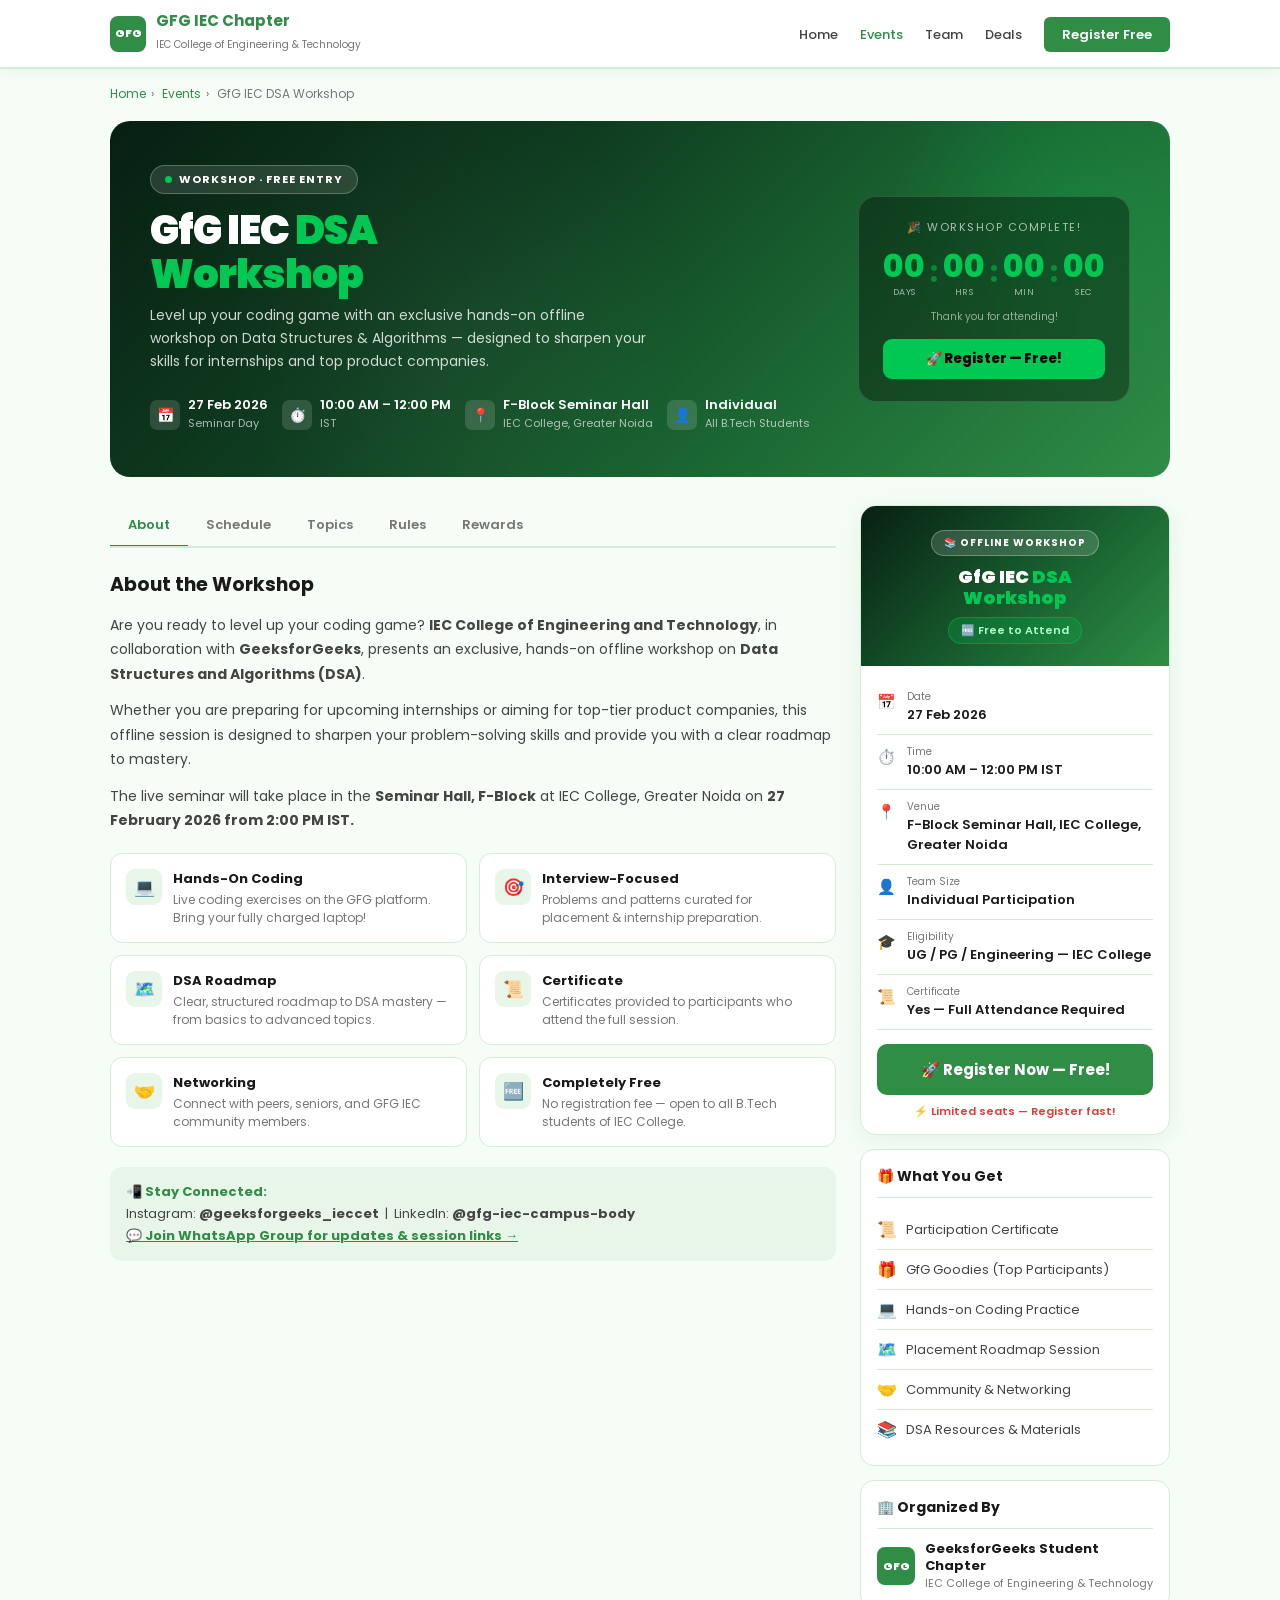
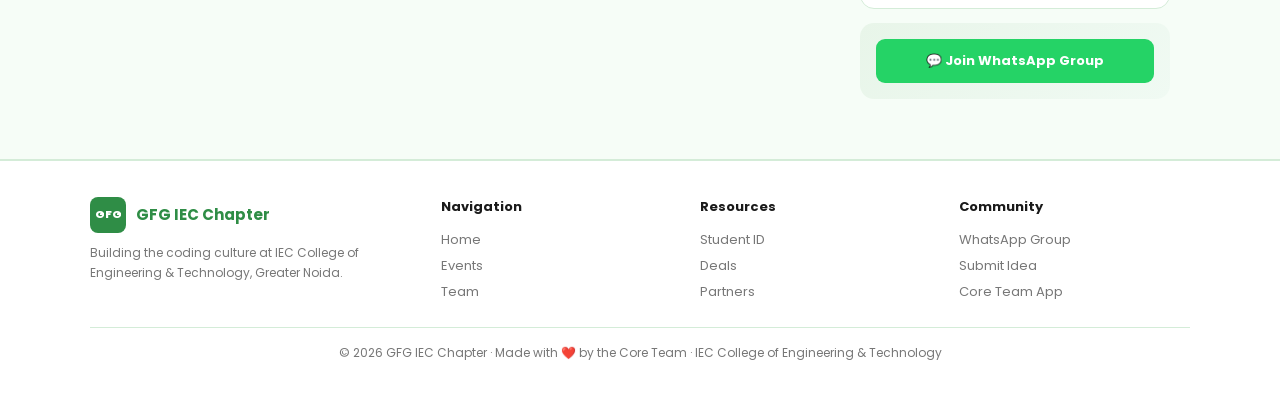
<file: events/dsa-workshop/index.html>
<!DOCTYPE html>
<html lang="en">
<head>
  <meta charset="UTF-8"/>
  <meta name="viewport" content="width=device-width, initial-scale=1.0"/>
  <title>GfG IEC DSA Workshop 2026 | GFG IEC Chapter</title>
  <link rel="preconnect" href="https://fonts.googleapis.com">
  <link href="https://fonts.googleapis.com/css2?family=Poppins:wght@300;400;500;600;700;800;900&display=swap" rel="stylesheet">
  <link rel="stylesheet" href="workshop.css">
</head>
<body>

<!-- NAV -->
<nav>
  <div class="nav-inner">
    <a href="https://gfg.iec.edu.in/" class="nav-logo">
      <div class="logo-box">GFG</div>
      <div class="logo-text">
        <span>GFG IEC Chapter</span>
        <small>IEC College of Engineering & Technology</small>
      </div>
    </a>
    <ul class="nav-links">
      <li><a href="https://gfg.iec.edu.in/">Home</a></li>
      <li><a href="https://gfg.iec.edu.in/events/" class="active">Events</a></li>
      <li><a href="https://gfg.iec.edu.in/team/">Team</a></li>
      <li><a href="https://gfg.iec.edu.in/deals/">Deals</a></li>
      <li><a href="#" onclick="openModal();return false;" class="nav-btn">Register Free</a></li>
    </ul>
    <button class="hamburger" onclick="toggleMenu()" aria-label="Menu">
      <span></span><span></span><span></span>
    </button>
  </div>
  <div class="mobile-menu" id="mobileMenu">
    <a href="https://gfg.iec.edu.in/">🏠 Home</a>
    <a href="https://gfg.iec.edu.in/events/">📅 Events</a>
    <a href="https://gfg.iec.edu.in/team/">👥 Team</a>
    <a href="https://gfg.iec.edu.in/deals/">🎁 Deals</a>
    <a href="https://chat.whatsapp.com/LIn9ooUhHvjKWUm5s5tnDL" target="_blank">💬 WhatsApp Group</a>
    <a href="#" onclick="openModal();return false;" class="m-reg">🚀 Register Now — Free!</a>
  </div>
</nav>

<!-- BREADCRUMB -->
<div class="breadcrumb">
  <a href="https://gfg.iec.edu.in/">Home</a><span>›</span>
  <a href="https://gfg.iec.edu.in/events/">Events</a><span>›</span>
  GfG IEC DSA Workshop
</div>

<!-- HERO -->
<div class="hero-wrap">
  <div class="hero-banner">
    <div class="hero-grid">
      <div>
        <div class="live-tag"><div class="live-dot"></div> Workshop · Free Entry</div>
        <h1>GfG IEC <em>DSA</em><br><em>Workshop</em></h1>
        <p class="hero-sub">Level up your coding game with an exclusive hands-on offline workshop on Data Structures & Algorithms — designed to sharpen your skills for internships and top product companies.</p>
        <div class="hero-meta">
          <div class="hm">
            <div class="hm-icon">📅</div>
            <div><b>27 Feb 2026</b><small>Seminar Day</small></div>
          </div>
          <div class="hm">
            <div class="hm-icon">⏱️</div>
            <div><b>10:00 AM – 12:00 PM</b><small>IST</small></div>
          </div>
          <div class="hm">
            <div class="hm-icon">📍</div>
            <div><b>F-Block Seminar Hall</b><small>IEC College, Greater Noida</small></div>
          </div>
          <div class="hm">
            <div class="hm-icon">👤</div>
            <div><b>Individual</b><small>All B.Tech Students</small></div>
          </div>
        </div>
      </div>

      <!-- COUNTDOWN -->
      <div class="cd-box">
        <div class="cd-title" id="cdLabel">📚 Seminar In</div>
        <div class="cd-row">
          <div class="cd-unit"><span class="cd-num" id="cD">--</span><div class="cd-lbl">Days</div></div>
          <div class="cd-sep">:</div>
          <div class="cd-unit"><span class="cd-num" id="cH">--</span><div class="cd-lbl">Hrs</div></div>
          <div class="cd-sep">:</div>
          <div class="cd-unit"><span class="cd-num" id="cM">--</span><div class="cd-lbl">Min</div></div>
          <div class="cd-sep">:</div>
          <div class="cd-unit"><span class="cd-num" id="cS">--</span><div class="cd-lbl">Sec</div></div>
        </div>
        <div class="cd-event-label" id="cdSub">27 Feb 2026, 10:00 AM IST</div>
        <button class="cd-register" onclick="openModal()">🚀 Register — Free!</button>
      </div>
    </div>
  </div>
</div>

<!-- MAIN -->
<div class="main">
  <div>
    <div class="tabs">
      <div class="tab active" onclick="showTab('about',this)">About</div>
      <div class="tab" onclick="showTab('schedule',this)">Schedule</div>
      <div class="tab" onclick="showTab('topics',this)">Topics</div>
      <div class="tab" onclick="showTab('rules',this)">Rules</div>
      <div class="tab" onclick="showTab('prizes',this)">Rewards</div>
    </div>

    <!-- ABOUT -->
    <div id="tab-about">
      <div class="prose">
        <h2 class="section-title">About the Workshop</h2>
        <p>Are you ready to level up your coding game? <strong>IEC College of Engineering and Technology</strong>, in collaboration with <strong>GeeksforGeeks</strong>, presents an exclusive, hands-on offline workshop on <strong>Data Structures and Algorithms (DSA)</strong>.</p>
        <p>Whether you are preparing for upcoming internships or aiming for top-tier product companies, this offline session is designed to sharpen your problem-solving skills and provide you with a clear roadmap to mastery.</p>
        <p>The live seminar will take place in the <strong>Seminar Hall, F-Block</strong> at IEC College, Greater Noida on <strong>27 February 2026 from 2:00 PM IST.</strong></p>
      </div>

      <div class="hc-grid">
        <div class="hc"><div class="hc-icon">💻</div><div><h4>Hands-On Coding</h4><p>Live coding exercises on the GFG platform. Bring your fully charged laptop!</p></div></div>
        <div class="hc"><div class="hc-icon">🎯</div><div><h4>Interview-Focused</h4><p>Problems and patterns curated for placement & internship preparation.</p></div></div>
        <div class="hc"><div class="hc-icon">🗺️</div><div><h4>DSA Roadmap</h4><p>Clear, structured roadmap to DSA mastery — from basics to advanced topics.</p></div></div>
        <div class="hc"><div class="hc-icon">📜</div><div><h4>Certificate</h4><p>Certificates provided to participants who attend the full session.</p></div></div>
        <div class="hc"><div class="hc-icon">🤝</div><div><h4>Networking</h4><p>Connect with peers, seniors, and GFG IEC community members.</p></div></div>
        <div class="hc"><div class="hc-icon">🆓</div><div><h4>Completely Free</h4><p>No registration fee — open to all B.Tech students of IEC College.</p></div></div>
      </div>

      <!-- SOCIAL -->
      <div style="background:var(--light-green);border-radius:12px;padding:14px 16px;margin-top:4px;">
        <p style="font-size:13px;color:var(--mid);margin:0;line-height:1.7;">
          <strong style="color:var(--green);">📲 Stay Connected:</strong><br>
          Instagram: <strong>@geeksforgeeks_ieccet</strong> &nbsp;|&nbsp; LinkedIn: <strong>@gfg-iec-campus-body</strong><br>
          <a href="https://chat.whatsapp.com/LIn9ooUhHvjKWUm5s5tnDL" target="_blank" style="color:var(--green);font-weight:700;">💬 Join WhatsApp Group for updates & session links →</a>
        </p>
      </div>
    </div>

    <!-- SCHEDULE -->
    <div id="tab-schedule" style="display:none">
      <h2 class="section-title">📅 Workshop Schedule</h2>
      <div style="background:var(--white);border:1.5px solid var(--border);border-radius:14px;padding:6px 16px;margin-bottom:20px;">
        <div class="agenda-item">
          <div class="agenda-time">27 Feb<br>10:00 AM</div>
          <div>
            <div class="agenda-title">🎙️ Live Seminar Begins — F-Block Seminar Hall</div>
            <div class="agenda-desc">The live seminar kicks off in the Seminar Hall, F-Block, IEC College. Introduction by GFG IEC Chapter leads, overview of the session and learning objectives.</div>
          </div>
        </div>
        <div class="agenda-item">
          <div class="agenda-time">10:30 AM</div>
          <div>
            <div class="agenda-title">📊 DSA Fundamentals & Complexity Analysis</div>
            <div class="agenda-desc">What is DSA and why it matters for placements. Time & Space Complexity, Big-O notation — theory + examples.</div>
          </div>
        </div>
        <div class="agenda-item">
          <div class="agenda-time">11:00 AM</div>
          <div>
            <div class="agenda-title">🔢 Arrays, Strings & Common Patterns</div>
            <div class="agenda-desc">Live coding on GFG platform. Sliding window, two pointers, prefix sum, and more interview-relevant patterns.</div>
          </div>
        </div>
        <div class="agenda-item">
          <div class="agenda-time">11:15 PM</div>
          <div>
            <div class="agenda-title">🔗 Linked Lists, Stacks & Queues</div>
            <div class="agenda-desc">Core data structures with implementation and hands-on interview-style problem discussions.</div>
          </div>
        </div>
        <div class="agenda-item">
          <div class="agenda-time">11:30 PM</div>
          <div>
            <div class="agenda-title">🌲 Trees, Recursion & Problem Solving</div>
            <div class="agenda-desc">Binary trees, traversal techniques, and recursion-based problem strategies.</div>
          </div>
        </div>
        <div class="agenda-item">
          <div class="agenda-time">11:45 PM</div>
          <div>
            <div class="agenda-title">🏆 DSA Roadmap + Q&A + Certificate Distribution</div>
            <div class="agenda-desc">Placement roadmap, open Q&A with the GFG IEC team, and certificate handout for full-session attendees.</div>
          </div>
        </div>
        <div class="agenda-item" style="border-bottom:none;">
          <div class="agenda-time">27 Feb<br>12:00 PM</div>
          <div>
            <div class="agenda-title">🏁 Session Closes</div>
            <div class="agenda-desc">Official end of the GfG IEC DSA Workshop 2026.</div>
          </div>
        </div>
      </div>
    </div>

    <!-- TOPICS -->
    <div id="tab-topics" style="display:none">
      <h2 class="section-title">Topics Covered</h2>
      <ul class="topic-list">
        <li>Time & Space Complexity — Big O, Big Theta, Big Omega</li>
        <li>Arrays — Operations, Sorting, Searching, Common Patterns</li>
        <li>Strings — Manipulation, Pattern Matching Basics</li>
        <li>Linked Lists — Singly, Doubly, Circular; Insertion, Deletion</li>
        <li>Stacks & Queues — Array and Linked List implementations</li>
        <li>Recursion & Backtracking — Base cases, call stack, classic problems</li>
        <li>Binary Trees — Inorder, Preorder, Postorder traversals, Height, Diameter</li>
        <li>Hashing — HashMap, HashSet, Frequency counting</li>
        <li>Two Pointers & Sliding Window Technique</li>
        <li>Greedy Algorithms — Introduction and interview questions</li>
        <li>Dynamic Programming — Memoization vs Tabulation</li>
        <li>Placement Roadmap & Competitive Programming Tips</li>
      </ul>
    </div>

    <!-- RULES -->
    <div id="tab-rules" style="display:none">
      <h2 class="section-title">Eligibility & Rules</h2>
      <ul class="rule-list">
        <li><div class="ri">🎓</div><div><strong>Who Can Join:</strong> Open to all B.Tech students of IEC College — all years and all branches are welcome.</div></li>
        <li><div class="ri">💡</div><div><strong>Prerequisites:</strong> A basic understanding of any programming language (C++, Java, or Python) is recommended.</div></li>
        <li><div class="ri">📜</div><div><strong>Attendance:</strong> Certificates will be provided only to participants who attend the <strong>full session</strong>.</div></li>
        <li><div class="ri">💻</div><div><strong>Laptop Required:</strong> Please bring your laptop, <strong>fully charged</strong>, for the hands-on coding segments.</div></li>
        <li><div class="ri">✅</div><div><strong>GFG Account (Mandatory):</strong> You must have a registered account on <strong>GeeksforGeeks</strong> to participate in the live coding exercises.</div></li>
        <li><div class="ri">💬</div><div><strong>WhatsApp Group (Mandatory):</strong> Join our official WhatsApp group for real-time updates and session links: <a href="https://chat.whatsapp.com/LIn9ooUhHvjKWUm5s5tnDL" target="_blank" style="color:var(--green);font-weight:600;">Join Here →</a></div></li>
        <li><div class="ri">📸</div><div><strong>Follow on Social Media (Recommended):</strong> Instagram <strong>@geeksforgeeks_ieccet</strong> &amp; LinkedIn <strong>@gfg-iec-campus-body</strong> for event photos, resources, and future opportunities.</div></li>
      </ul>
    </div>

    <!-- PRIZES -->
    <div id="tab-prizes" style="display:none">
      <h2 class="section-title">🎁 Rewards & Prizes</h2>
      <p class="prose" style="margin-bottom:0;"><p style="font-size:14px;color:var(--mid);">Special rewards for standout participants, plus certificates for everyone who attends!</p></p>
      <div class="prize-row">
        <div class="prize-card pc-gold">
          <div class="p-trophy">🏆</div>
          <div class="p-place">Special Award</div>
          <div class="p-title">Most Attentive Participants</div>
          <div class="p-details">📜 Certificate<br>🎁 GfG Goodies</div>
        </div>
        <div class="prize-card pc-green">
          <div class="p-trophy">🎓</div>
          <div class="p-place">All Attendees</div>
          <div class="p-title">Participation Certificate</div>
          <div class="p-details">Official certificate from GFG IEC Chapter for full-session attendance</div>
        </div>
      </div>
      <div style="background:var(--light-green);border-radius:12px;padding:14px 16px;margin-top:14px;">
        <p style="font-size:13px;color:var(--mid);margin:0;line-height:1.65;">🎁 <strong style="color:var(--green);">GfG Goodies</strong> include exclusive GeeksforGeeks merchandise — stay attentive and engaged throughout the session to win!</p>
      </div>
    </div>
  </div>

  <!-- SIDEBAR -->
  <div>
    <div class="reg-card">
      <div class="reg-top">
        <div class="reg-tag-s">📚 OFFLINE WORKSHOP</div>
        <h3>GfG IEC <em>DSA</em><br><em>Workshop</em></h3>
        <div class="free-pill">🆓 Free to Attend</div>
      </div>
      <div class="reg-body">
        <div class="rd"><div class="ri2">📅</div><div><div class="rl">Date</div><div class="rv">27 Feb 2026</div></div></div>
        <div class="rd"><div class="ri2">⏱️</div><div><div class="rl">Time</div><div class="rv">10:00 AM – 12:00 PM IST</div></div></div>
        <div class="rd"><div class="ri2">📍</div><div><div class="rl">Venue</div><div class="rv">F-Block Seminar Hall, IEC College, Greater Noida</div></div></div>
        <div class="rd"><div class="ri2">👤</div><div><div class="rl">Team Size</div><div class="rv">Individual Participation</div></div></div>
        <div class="rd"><div class="ri2">🎓</div><div><div class="rl">Eligibility</div><div class="rv">UG / PG / Engineering — IEC College</div></div></div>
        <div class="rd"><div class="ri2">📜</div><div><div class="rl">Certificate</div><div class="rv">Yes — Full Attendance Required</div></div></div>
        <button class="reg-btn" onclick="openModal()">🚀 Register Now — Free!</button>
        <div class="seats-note">⚡ Limited seats — Register fast!</div>
      </div>
    </div>

    <div class="side-card">
      <h3>🎁 What You Get</h3>
      <ul class="perk-list">
        <li><span>📜</span> Participation Certificate</li>
        <li><span>🎁</span> GfG Goodies (Top Participants)</li>
        <li><span>💻</span> Hands-on Coding Practice</li>
        <li><span>🗺️</span> Placement Roadmap Session</li>
        <li><span>🤝</span> Community & Networking</li>
        <li><span>📚</span> DSA Resources & Materials</li>
      </ul>
    </div>

    <div class="side-card">
      <h3>🏢 Organized By</h3>
      <div style="display:flex;align-items:center;gap:10px;">
        <div style="width:38px;height:38px;background:var(--green);border-radius:8px;display:flex;align-items:center;justify-content:center;font-weight:800;font-size:11px;color:#fff;flex-shrink:0;">GFG</div>
        <div>
          <div style="font-size:13px;font-weight:700;line-height:1.3;">GeeksforGeeks Student Chapter</div>
          <div style="font-size:11px;color:var(--light);">IEC College of Engineering & Technology</div>
        </div>
      </div>
    </div>

    <div class="side-card" style="background:linear-gradient(135deg,var(--light-green),#f0faf3);border:none;text-align:center;">
      <a href="https://chat.whatsapp.com/LIn9ooUhHvjKWUm5s5tnDL" target="_blank" style="display:block;background:#25D366;color:#fff;text-decoration:none;padding:12px;border-radius:9px;font-size:13px;font-weight:700;">💬 Join WhatsApp Group</a>
    </div>
  </div>
</div>

<!-- FOOTER -->
<footer>
  <div class="footer-inner">
    <div class="fb">
      <div style="display:flex;align-items:center;gap:10px;">
        <div class="logo-box">GFG</div>
        <span style="font-weight:700;color:var(--green);font-size:15px;">GFG IEC Chapter</span>
      </div>
      <p>Building the coding culture at IEC College of Engineering & Technology, Greater Noida.</p>
    </div>
    <div class="fc">
      <h4>Navigation</h4>
      <a href="https://gfg.iec.edu.in/">Home</a>
      <a href="https://gfg.iec.edu.in/events/">Events</a>
      <a href="https://gfg.iec.edu.in/team/">Team</a>
    </div>
    <div class="fc">
      <h4>Resources</h4>
      <a href="https://gfg.iec.edu.in/student-id/">Student ID</a>
      <a href="https://gfg.iec.edu.in/deals/">Deals</a>
      <a href="https://gfg.iec.edu.in/partners/">Partners</a>
    </div>
    <div class="fc">
      <h4>Community</h4>
      <a href="https://chat.whatsapp.com/LIn9ooUhHvjKWUm5s5tnDL" target="_blank">WhatsApp Group</a>
      <a href="https://forms.gle/5WysV2vAoAr7svFd7" target="_blank">Submit Idea</a>
      <a href="https://forms.gle/NGTVzxbYBkLuKgKZA" target="_blank">Core Team App</a>
    </div>
  </div>
  <div class="f-bottom">© 2026 GFG IEC Chapter · Made with ❤️ by the Core Team · IEC College of Engineering & Technology</div>
</footer>

<!-- MODAL -->
<div class="overlay" id="modal" onclick="if(event.target===this)closeModal()">
  <div class="modal">
    <div class="m-head">
      <div class="m-icon">📚</div>
      <h3>Register for DSA Workshop</h3>
      <p>GeeksforGeeks Student Chapter — IEC</p>
    </div>
    <div class="m-body">
      <p>You're about to register for the <strong>GfG IEC DSA Workshop 2026</strong> — a free offline seminar at IEC College, Greater Noida.</p>
      <div class="m-info">
        <strong>📅 Date:</strong> 27 Feb 2026, 10:00 AM IST<br>
        <strong>📍 Venue:</strong> F-Block Seminar Hall, IEC College, Greater Noida<br>
        <strong>💻 Required:</strong> GFG Account + Laptop (fully charged)<br>
        <strong>💬 Required:</strong> Join WhatsApp Group for updates<br>
        <strong>🆓 Fee:</strong> Completely Free!
      </div>
      <div class="m-actions">
        <a href="https://unstop.com/p/gfg-iec-dsa-workshop-geeksforgeeks-student-chapter-iec-1630181" target="_blank" class="m-go">Register on Unstop ↗</a>
        <button class="m-cancel" onclick="closeModal()">Cancel</button>
      </div>
    </div>
  </div>
</div>

<script src="workshop.js"></script>
</body>
</html>
</file>
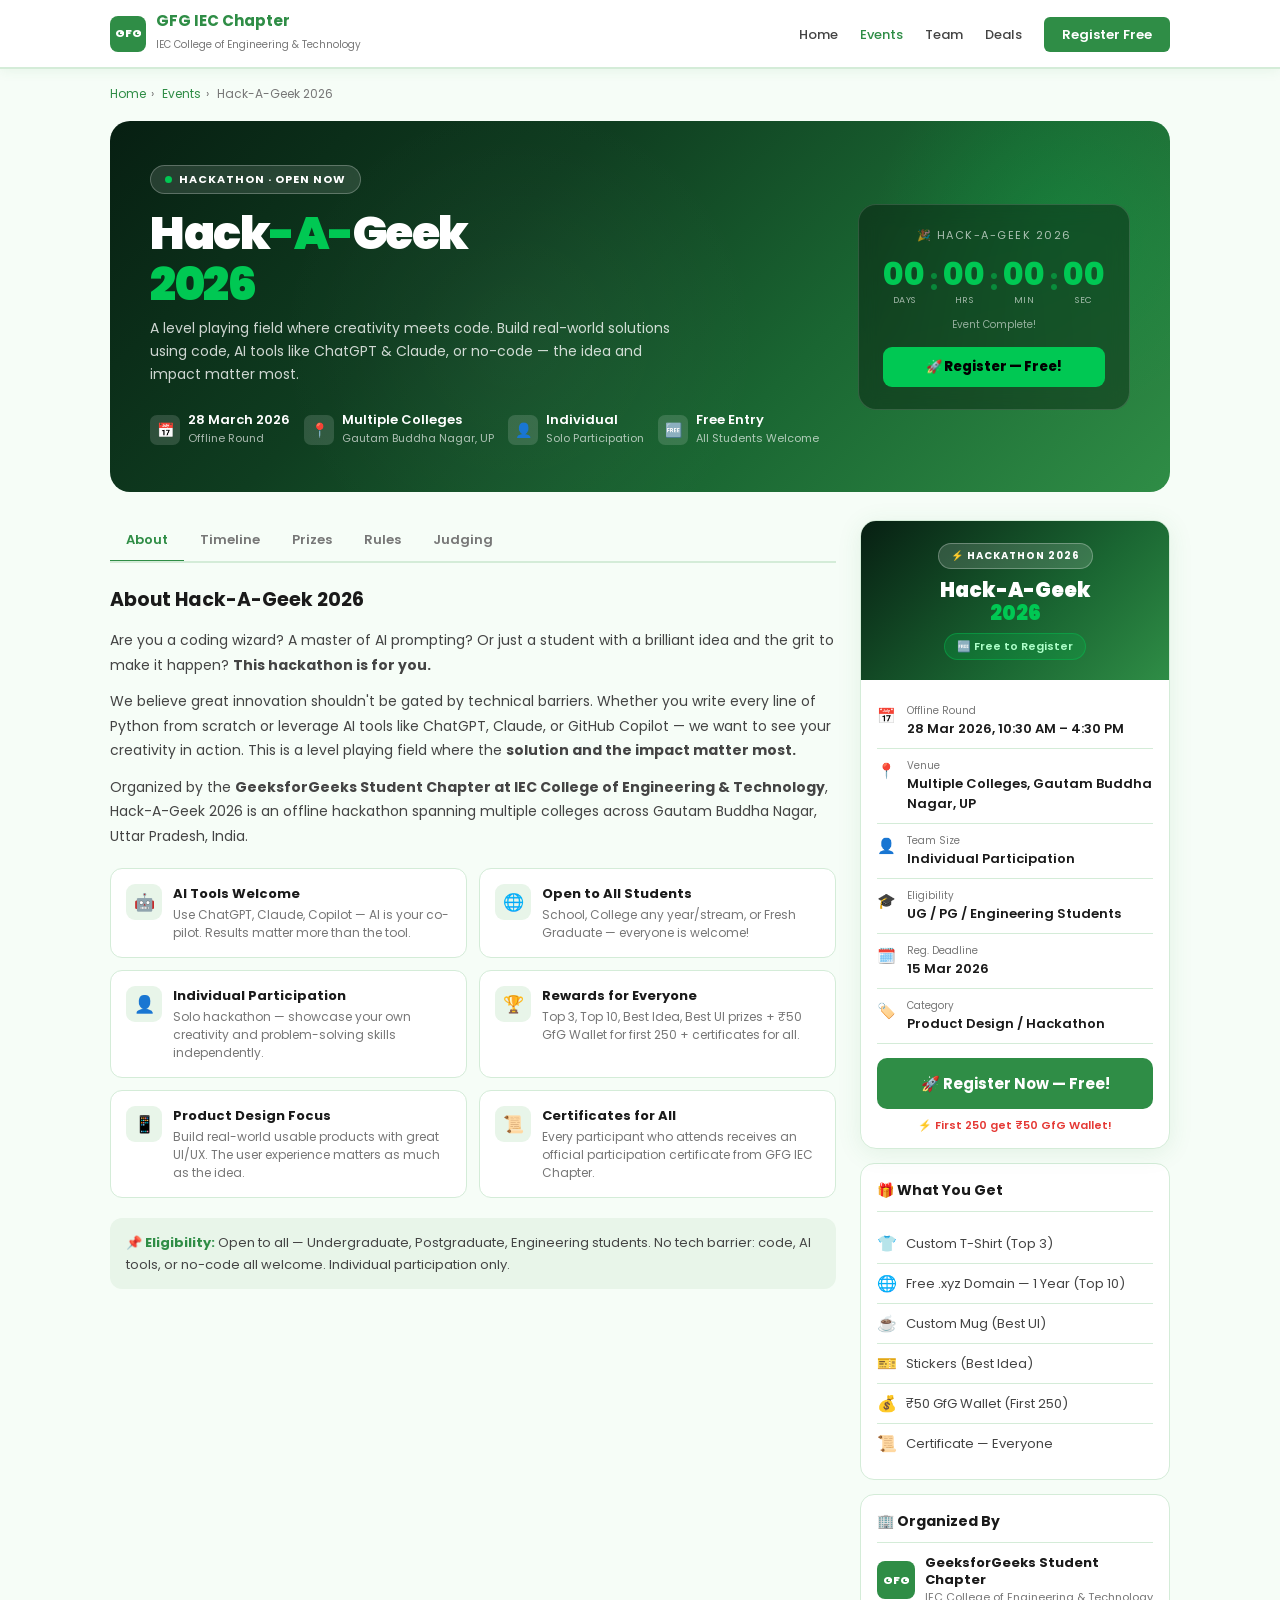
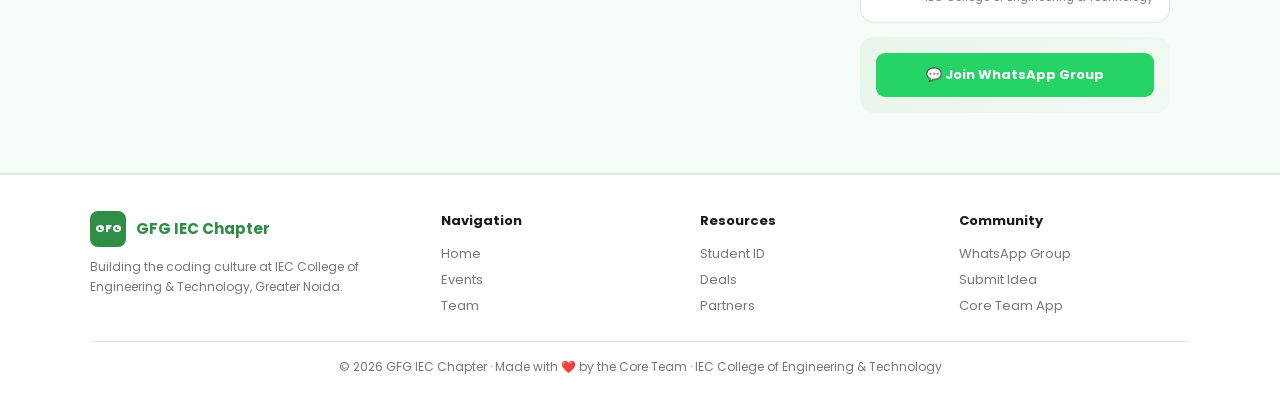
<file: events/hack-a-geek/index.html>
<!DOCTYPE html>
<html lang="en">
<head>
  <meta charset="UTF-8"/>
  <meta name="viewport" content="width=device-width, initial-scale=1.0"/>
  <title>Hack-A-Geek 2026 | GFG IEC Chapter</title>
  <link rel="preconnect" href="https://fonts.googleapis.com">
  <link href="https://fonts.googleapis.com/css2?family=Poppins:wght@300;400;500;600;700;800;900&display=swap" rel="stylesheet">
  <link rel="stylesheet" href="hackathon.css">
</head>
<body>

<!-- NAV -->
<nav>
  <div class="nav-inner">
    <a href="https://gfg.iec.edu.in/" class="nav-logo">
      <div class="logo-box">GFG</div>
      <div class="logo-text">
        <span>GFG IEC Chapter</span>
        <small>IEC College of Engineering & Technology</small>
      </div>
    </a>
    <ul class="nav-links">
      <li><a href="https://gfg.iec.edu.in/">Home</a></li>
      <li><a href="https://gfg.iec.edu.in/events/" class="active">Events</a></li>
      <li><a href="https://gfg.iec.edu.in/team/">Team</a></li>
      <li><a href="https://gfg.iec.edu.in/deals/">Deals</a></li>
      <li><a href="#" onclick="openModal();return false;" class="nav-btn">Register Free</a></li>
    </ul>
    <button class="hamburger" onclick="toggleMenu()" id="ham" aria-label="Menu">
      <span></span><span></span><span></span>
    </button>
  </div>
  <div class="mobile-menu" id="mobileMenu">
    <a href="https://gfg.iec.edu.in/">🏠 Home</a>
    <a href="https://gfg.iec.edu.in/events/">📅 Events</a>
    <a href="https://gfg.iec.edu.in/team/">👥 Team</a>
    <a href="https://gfg.iec.edu.in/deals/">🎁 Deals</a>
    <a href="https://chat.whatsapp.com/LIn9ooUhHvjKWUm5s5tnDL" target="_blank">💬 WhatsApp Group</a>
    <a href="#" onclick="openModal();return false;" class="m-reg">🚀 Register Now — Free!</a>
  </div>
</nav>

<!-- BREADCRUMB -->
<div class="breadcrumb">
  <a href="https://gfg.iec.edu.in/">Home</a><span>›</span>
  <a href="https://gfg.iec.edu.in/events/">Events</a><span>›</span>
  Hack-A-Geek 2026
</div>

<!-- HERO -->
<div class="hero-wrap">
  <div class="hero-banner">
    <div class="hero-grid">
      <div>
        <div class="live-tag"><div class="live-dot"></div> Hackathon · Open Now</div>
        <h1>Hack<em>-A-</em>Geek<br><em>2026</em></h1>
        <p class="hero-sub">A level playing field where creativity meets code. Build real-world solutions using code, AI tools like ChatGPT & Claude, or no-code — the idea and impact matter most.</p>
        <div class="hero-meta">
          <div class="hm">
            <div class="hm-icon">📅</div>
            <div><b>28 March 2026</b><small>Offline Round</small></div>
          </div>
          <div class="hm">
            <div class="hm-icon">📍</div>
            <div><b>Multiple Colleges</b><small>Gautam Buddha Nagar, UP</small></div>
          </div>
          <div class="hm">
            <div class="hm-icon">👤</div>
            <div><b>Individual</b><small>Solo Participation</small></div>
          </div>
          <div class="hm">
            <div class="hm-icon">🆓</div>
            <div><b>Free Entry</b><small>All Students Welcome</small></div>
          </div>
        </div>
      </div>

      <!-- LIVE COUNTDOWN -->
      <div class="cd-box">
        <div class="cd-title" id="cdLabel">⚡ Loading...</div>
        <div class="cd-row">
          <div class="cd-unit"><span class="cd-num" id="cD">--</span><div class="cd-lbl">Days</div></div>
          <div class="cd-sep">:</div>
          <div class="cd-unit"><span class="cd-num" id="cH">--</span><div class="cd-lbl">Hrs</div></div>
          <div class="cd-sep">:</div>
          <div class="cd-unit"><span class="cd-num" id="cM">--</span><div class="cd-lbl">Min</div></div>
          <div class="cd-sep">:</div>
          <div class="cd-unit"><span class="cd-num" id="cS">--</span><div class="cd-lbl">Sec</div></div>
        </div>
        <div class="cd-event-label" id="cdSub"></div>
        <button class="cd-register" onclick="openModal()">🚀 Register — Free!</button>
      </div>
    </div>
  </div>
</div>

<!-- MAIN -->
<div class="main">
  <div>
    <div class="tabs">
      <div class="tab active" onclick="showTab('about',this)">About</div>
      <div class="tab" onclick="showTab('timeline',this)">Timeline</div>
      <div class="tab" onclick="showTab('prizes',this)">Prizes</div>
      <div class="tab" onclick="showTab('rules',this)">Rules</div>
      <div class="tab" onclick="showTab('judging',this)">Judging</div>
    </div>

    <!-- ABOUT -->
    <div id="tab-about">
      <div class="prose">
        <h2 class="section-title">About Hack-A-Geek 2026</h2>
        <p>Are you a coding wizard? A master of AI prompting? Or just a student with a brilliant idea and the grit to make it happen? <strong>This hackathon is for you.</strong></p>
        <p>We believe great innovation shouldn't be gated by technical barriers. Whether you write every line of Python from scratch or leverage AI tools like ChatGPT, Claude, or GitHub Copilot — we want to see your creativity in action. This is a level playing field where the <strong>solution and the impact matter most.</strong></p>
        <p>Organized by the <strong>GeeksforGeeks Student Chapter at IEC College of Engineering & Technology</strong>, Hack-A-Geek 2026 is an offline hackathon spanning multiple colleges across Gautam Buddha Nagar, Uttar Pradesh, India.</p>
      </div>
      <div class="hc-grid">
        <div class="hc"><div class="hc-icon">🤖</div><div><h4>AI Tools Welcome</h4><p>Use ChatGPT, Claude, Copilot — AI is your co-pilot. Results matter more than the tool.</p></div></div>
        <div class="hc"><div class="hc-icon">🌐</div><div><h4>Open to All Students</h4><p>School, College any year/stream, or Fresh Graduate — everyone is welcome!</p></div></div>
        <div class="hc"><div class="hc-icon">👤</div><div><h4>Individual Participation</h4><p>Solo hackathon — showcase your own creativity and problem-solving skills independently.</p></div></div>
        <div class="hc"><div class="hc-icon">🏆</div><div><h4>Rewards for Everyone</h4><p>Top 3, Top 10, Best Idea, Best UI prizes + ₹50 GfG Wallet for first 250 + certificates for all.</p></div></div>
        <div class="hc"><div class="hc-icon">📱</div><div><h4>Product Design Focus</h4><p>Build real-world usable products with great UI/UX. The user experience matters as much as the idea.</p></div></div>
        <div class="hc"><div class="hc-icon">📜</div><div><h4>Certificates for All</h4><p>Every participant who attends receives an official participation certificate from GFG IEC Chapter.</p></div></div>
      </div>
      <div style="background:var(--light-green);border-radius:12px;padding:14px 16px;">
        <p style="font-size:13px;color:var(--mid);margin:0;line-height:1.65;"><strong style="color:var(--green);">📌 Eligibility:</strong> Open to all — Undergraduate, Postgraduate, Engineering students. No tech barrier: code, AI tools, or no-code all welcome. Individual participation only.</p>
      </div>
    </div>

    <!-- TIMELINE -->
    <div id="tab-timeline" style="display:none">
      <h2 class="section-title">Stages & Timeline</h2>
      <div class="timeline">

        <div class="tl-item upcoming">
          <div class="tl-dot"></div>
          <div class="tl-badge upcoming">🔜 Upcoming</div>
          <div class="tl-date">15 Mar 2026 · 12:00 AM IST</div>
          <div class="tl-title">📋 Registration Deadline</div>
          <div class="tl-desc">Last date to register on Unstop for Hack-A-Geek 2026. Free to register.</div>
        </div>

        <div class="tl-item upcoming">
          <div class="tl-dot"></div>
          <div class="tl-badge upcoming">🔜 Upcoming</div>
          <div class="tl-date">17 Mar 2026 · 09:30 PM – 10:00 PM IST</div>
          <div class="tl-title">🎙️ Orientation Session — Google Meet</div>
          <div class="tl-desc">Detailed session about the hackathon — what to do and how to build your project. Conducted online via Google Meet.</div>
        </div>

        <div class="tl-item upcoming">
          <div class="tl-dot"></div>
          <div class="tl-badge upcoming">🔜 Upcoming</div>
          <div class="tl-date">24 Mar 2026, 12:00 AM IST → 27 Mar 2026, 12:01 AM IST</div>
          <div class="tl-title">💡 Idea Submission</div>
          <div class="tl-desc">Create a post on <strong>TheWide</strong> explaining your idea. Share a screenshot of your post as your submission for this round.</div>
        </div>

        <div class="tl-item upcoming">
          <div class="tl-dot"></div>
          <div class="tl-badge upcoming">🔜 Upcoming</div>
          <div class="tl-date">28 Mar 2026 · 10:30 AM – 04:30 PM IST</div>
          <div class="tl-title">🏫 Offline Round — Build & Showcase</div>
          <div class="tl-desc">Come to the venue at Multiple Colleges, Gautam Buddha Nagar, UP. Build your project and showcase it to judges and mentors in person.</div>
        </div>

        <div class="tl-item upcoming">
          <div class="tl-dot"></div>
          <div class="tl-badge upcoming">🔜 Upcoming</div>
          <div class="tl-date">28 Mar 2026 · 12:00 PM – 05:00 PM IST</div>
          <div class="tl-title">📤 Project Submission</div>
          <div class="tl-desc">Share your working project link (GitHub / Drive) and a brief video demo of your solution. Must be submitted within the deadline.</div>
        </div>

        <div class="tl-item upcoming">
          <div class="tl-dot"></div>
          <div class="tl-badge upcoming">🔜 Upcoming</div>
          <div class="tl-date">28 Mar 2026, 12:04 AM → 30 Mar 2026, 12:05 AM IST</div>
          <div class="tl-title">📝 Post on GfG Connect</div>
          <div class="tl-desc">Make a post on <strong>GfG Connect</strong> explaining how you built your project — share your journey, process, and learnings with the community.</div>
        </div>

      </div>
    </div>

    <!-- PRIZES -->
    <div id="tab-prizes" style="display:none">
      <h2 class="section-title">🏆 Prizes & Rewards</h2>
      <div class="prize-row">
        <div class="prize-card pc-g1">
          <div class="p-trophy">🥇</div>
          <div class="p-place">Top 1</div>
          <div class="p-title">Winner</div>
          <div class="p-details">📜 Certificate<br>👕 Custom T-Shirt</div>
        </div>
        <div class="prize-card pc-g2">
          <div class="p-trophy">🥈</div>
          <div class="p-place">Top 2</div>
          <div class="p-title">Runner-Up</div>
          <div class="p-details">📜 Certificate<br>👕 Custom T-Shirt</div>
        </div>
        <div class="prize-card pc-g3">
          <div class="p-trophy">🥉</div>
          <div class="p-place">Top 3</div>
          <div class="p-title">2nd Runner-Up</div>
          <div class="p-details">📜 Certificate<br>👕 Custom T-Shirt</div>
        </div>
      </div>
      <div class="prizes-extra">
        <div class="prize-card pc-g4">
          <div class="p-trophy">🌐</div>
          <div class="p-place">Top 10</div>
          <div class="p-title">Top 10 Finalists</div>
          <div class="p-details">📜 Certificate<br>🌐 Free .xyz Domain<br>for 1 Year</div>
        </div>
        <div class="prize-card pc-g5">
          <div class="p-trophy">💡</div>
          <div class="p-place">Special Award</div>
          <div class="p-title">Best Idea</div>
          <div class="p-details">📜 Certificate<br>🎫 Stickers</div>
        </div>
        <div class="prize-card pc-g6">
          <div class="p-trophy">🎨</div>
          <div class="p-place">Special Award</div>
          <div class="p-title">Best UI Design</div>
          <div class="p-details">📜 Certificate<br>☕ Custom Mug</div>
        </div>
      </div>
      <div style="background:linear-gradient(135deg,var(--light-green),#f0faf3);border-radius:12px;padding:14px 16px;margin-top:12px;display:flex;gap:12px;align-items:flex-start;">
        <div style="font-size:22px;flex-shrink:0;">⚡</div>
        <div>
          <div style="font-size:13px;font-weight:700;margin-bottom:3px;">First 250 Registrations</div>
          <div style="font-size:13px;color:var(--mid);">Get <strong style="color:var(--green);">₹50 in your GeeksforGeeks Wallet</strong> — Register fast before spots are gone!</div>
        </div>
      </div>
      <div style="background:var(--white);border:1.5px solid var(--border);border-radius:12px;padding:13px 15px;margin-top:10px;display:flex;gap:10px;align-items:center;">
        <div style="font-size:20px;">🎓</div>
        <div style="font-size:13px;color:var(--mid);">📜 <strong>Participation Certificate</strong> for every single participant who attends Hack-A-Geek 2026.</div>
      </div>
    </div>

    <!-- RULES -->
    <div id="tab-rules" style="display:none">
      <h2 class="section-title">Rules & Guidelines</h2>
      <ul class="rule-list">
        <li><div class="ri">🛠️</div><div><strong>Bring Your Own Tools:</strong> You are encouraged to use AI assistants (LLMs, code generators) to speed up your workflow.</div></li>
        <li><div class="ri">💡</div><div><strong>Originality First:</strong> While AI is your co-pilot, the final logic, integration, and "Big Idea" must be your own. Plagiarism of existing projects is strictly prohibited.</div></li>
        <li><div class="ri">⚖️</div><div><strong>Ethics First:</strong> Any AI-generated content must be reviewed by you to ensure accuracy and ethical standards before submission.</div></li>
        <li><div class="ri">📤</div><div><strong>Project Submission:</strong> Submit your project link (GitHub / Drive) + a brief video demo of your solution within the deadline on 28 Mar 2026.</div></li>
        <li><div class="ri">📝</div><div><strong>Idea Submission:</strong> Create a post on <strong>TheWide</strong> explaining your idea and share a screenshot as your submission (24 Mar – 27 Mar 2026).</div></li>
        <li><div class="ri">📱</div><div><strong>GfG Connect Post:</strong> After the hackathon, post on GfG Connect explaining how you built your project (28 Mar – 30 Mar 2026).</div></li>
        <li><div class="ri">👤</div><div><strong>Individual Only:</strong> This is a solo hackathon. Each participant competes independently — no team submissions.</div></li>
        <li><div class="ri">🏫</div><div><strong>Offline Presence Required:</strong> The offline round on 28 March requires physical presence at the venue in Gautam Buddha Nagar, UP.</div></li>
      </ul>
    </div>

    <!-- JUDGING -->
    <div id="tab-judging" style="display:none">
      <h2 class="section-title">Judging Criteria</h2>
      <p style="font-size:14px;color:var(--mid);margin-bottom:4px;">Each submission is evaluated equally across four key parameters:</p>
      <div class="judging-grid">
        <div class="judge-card">
          <div class="judge-pct">25%</div>
          <div class="judge-name">💡 Innovation</div>
          <div class="judge-desc">How unique and original is the idea? Does it stand out from typical solutions?</div>
          <div class="judge-bar"><div class="judge-fill"></div></div>
        </div>
        <div class="judge-card">
          <div class="judge-pct">25%</div>
          <div class="judge-name">🎯 Problem-Solution Fit</div>
          <div class="judge-desc">Does your solution actually and effectively solve the stated problem?</div>
          <div class="judge-bar"><div class="judge-fill"></div></div>
        </div>
        <div class="judge-card">
          <div class="judge-pct">25%</div>
          <div class="judge-name">⚙️ Technical Execution</div>
          <div class="judge-desc">How well did you use your tools (Code / AI) to build a working, functional prototype?</div>
          <div class="judge-bar"><div class="judge-fill"></div></div>
        </div>
        <div class="judge-card">
          <div class="judge-pct">25%</div>
          <div class="judge-name">✨ User Experience</div>
          <div class="judge-desc">Is the solution easy to use, well-presented, and visually intuitive?</div>
          <div class="judge-bar"><div class="judge-fill"></div></div>
        </div>
      </div>
    </div>
  </div>

  <!-- SIDEBAR -->
  <div>
    <div class="reg-card">
      <div class="reg-top">
        <div class="reg-tag-s">⚡ HACKATHON 2026</div>
        <h3>Hack-A-Geek<br><em>2026</em></h3>
        <div class="free-pill">🆓 Free to Register</div>
      </div>
      <div class="reg-body">
        <div class="rd"><div class="ri2">📅</div><div><div class="rl">Offline Round</div><div class="rv">28 Mar 2026, 10:30 AM – 4:30 PM</div></div></div>
        <div class="rd"><div class="ri2">📍</div><div><div class="rl">Venue</div><div class="rv">Multiple Colleges, Gautam Buddha Nagar, UP</div></div></div>
        <div class="rd"><div class="ri2">👤</div><div><div class="rl">Team Size</div><div class="rv">Individual Participation</div></div></div>
        <div class="rd"><div class="ri2">🎓</div><div><div class="rl">Eligibility</div><div class="rv">UG / PG / Engineering Students</div></div></div>
        <div class="rd"><div class="ri2">🗓️</div><div><div class="rl">Reg. Deadline</div><div class="rv">15 Mar 2026</div></div></div>
        <div class="rd"><div class="ri2">🏷️</div><div><div class="rl">Category</div><div class="rv">Product Design / Hackathon</div></div></div>
        <button class="reg-btn" onclick="openModal()">🚀 Register Now — Free!</button>
        <div class="deadline-note">⚡ First 250 get ₹50 GfG Wallet!</div>
      </div>
    </div>

    <div class="side-card">
      <h3>🎁 What You Get</h3>
      <ul class="perk-list">
        <li><span>👕</span> Custom T-Shirt (Top 3)</li>
        <li><span>🌐</span> Free .xyz Domain — 1 Year (Top 10)</li>
        <li><span>☕</span> Custom Mug (Best UI)</li>
        <li><span>🎫</span> Stickers (Best Idea)</li>
        <li><span>💰</span> ₹50 GfG Wallet (First 250)</li>
        <li><span>📜</span> Certificate — Everyone</li>
      </ul>
    </div>

    <div class="side-card">
      <h3>🏢 Organized By</h3>
      <div style="display:flex;align-items:center;gap:10px;">
        <div style="width:38px;height:38px;background:var(--green);border-radius:8px;display:flex;align-items:center;justify-content:center;font-weight:800;font-size:11px;color:#fff;flex-shrink:0;">GFG</div>
        <div>
          <div style="font-size:13px;font-weight:700;line-height:1.3;">GeeksforGeeks Student Chapter</div>
          <div style="font-size:11px;color:var(--light);">IEC College of Engineering & Technology</div>
        </div>
      </div>
    </div>

    <div class="side-card" style="background:linear-gradient(135deg,var(--light-green),#f0faf3);text-align:center;border:none;">
      <a href="https://chat.whatsapp.com/LIn9ooUhHvjKWUm5s5tnDL" target="_blank" style="display:block;background:#25D366;color:#fff;text-decoration:none;padding:12px;border-radius:9px;font-size:13px;font-weight:700;">💬 Join WhatsApp Group</a>
    </div>
  </div>
</div>

<!-- FOOTER -->
<footer>
  <div class="footer-inner">
    <div class="fb">
      <div style="display:flex;align-items:center;gap:10px;">
        <div class="logo-box">GFG</div>
        <span style="font-weight:700;color:var(--green);font-size:15px;">GFG IEC Chapter</span>
      </div>
      <p>Building the coding culture at IEC College of Engineering & Technology, Greater Noida.</p>
    </div>
    <div class="fc">
      <h4>Navigation</h4>
      <a href="https://gfg.iec.edu.in/">Home</a>
      <a href="https://gfg.iec.edu.in/events/">Events</a>
      <a href="https://gfg.iec.edu.in/team/">Team</a>
    </div>
    <div class="fc">
      <h4>Resources</h4>
      <a href="https://gfg.iec.edu.in/student-id/">Student ID</a>
      <a href="https://gfg.iec.edu.in/deals/">Deals</a>
      <a href="https://gfg.iec.edu.in/partners/">Partners</a>
    </div>
    <div class="fc">
      <h4>Community</h4>
      <a href="https://chat.whatsapp.com/LIn9ooUhHvjKWUm5s5tnDL" target="_blank">WhatsApp Group</a>
      <a href="https://forms.gle/5WysV2vAoAr7svFd7" target="_blank">Submit Idea</a>
      <a href="https://forms.gle/NGTVzxbYBkLuKgKZA" target="_blank">Core Team App</a>
    </div>
  </div>
  <div class="f-bottom">© 2026 GFG IEC Chapter · Made with ❤️ by the Core Team · IEC College of Engineering & Technology</div>
</footer>

<!-- MODAL -->
<div class="overlay" id="modal" onclick="if(event.target===this)closeModal()">
  <div class="modal">
    <div class="m-head">
      <div class="m-icon">⚡</div>
      <h3>Register for Hack-A-Geek 2026</h3>
      <p>GeeksforGeeks Student Chapter — IEC</p>
    </div>
    <div class="m-body">
      <p>You're about to register for <strong>Hack-A-Geek 2026</strong> — an offline hackathon at Multiple Colleges, Gautam Buddha Nagar. Registration is completely free on Unstop.</p>
      <div class="m-info">
        <strong>📅 Offline Round:</strong> 28 Mar 2026, 10:30 AM – 4:30 PM IST<br>
        <strong>📍 Venue:</strong> Multiple Colleges, Gautam Buddha Nagar, UP<br>
        <strong>👤 Type:</strong> Individual Participation<br>
        <strong>💰 First 250 Reg:</strong> ₹50 in GfG Wallet!
      </div>
      <div class="m-actions">
        <a href="https://unstop.com/p/hack-a-geek-2026-geeksforgeeks-student-chapter-iec-1631006" target="_blank" class="m-go">Register on Unstop ↗</a>
        <button class="m-cancel" onclick="closeModal()">Cancel</button>
      </div>
    </div>
  </div>
</div>

<script src="hackathon.js"></script>
</body>
</html>
</file>
<file: events/dsa-workshop/workshop.css>
*, *::before, *::after { box-sizing: border-box; margin: 0; padding: 0; }
    :root {
      --green: #2F8D46;
      --dark-green: #1a5e2d;
      --light-green: #e8f5e9;
      --accent: #00c853;
      --bg: #f6fdf7;
      --white: #fff;
      --border: #d4ecd8;
      --text: #1a1a1a;
      --mid: #444;
      --light: #777;
    }
    html { scroll-behavior: smooth; }
    body { font-family: 'Poppins', sans-serif; background: var(--bg); color: var(--text); }

    /* NAV */
    nav { background: var(--white); border-bottom: 2px solid var(--border); position: sticky; top: 0; z-index: 200; box-shadow: 0 2px 12px rgba(47,141,70,.08); }
    .nav-inner { max-width: 1100px; margin: auto; display: flex; align-items: center; justify-content: space-between; padding: 12px 20px; }
    .nav-logo { display: flex; align-items: center; gap: 10px; text-decoration: none; }
    .logo-box { width: 36px; height: 36px; background: var(--green); border-radius: 8px; display: flex; align-items: center; justify-content: center; font-weight: 800; font-size: 11px; color: #fff; flex-shrink: 0; }
    .logo-text span { font-weight: 700; font-size: 15px; color: var(--green); display: block; line-height: 1.2; }
    .logo-text small { font-size: 10px; color: var(--light); }
    .nav-links { display: flex; gap: 22px; list-style: none; align-items: center; }
    .nav-links a { text-decoration: none; color: var(--mid); font-size: 13px; font-weight: 500; transition: color .2s; }
    .nav-links a:hover, .nav-links a.active { color: var(--green); }
    .nav-btn { background: var(--green); color: #fff !important; padding: 8px 18px; border-radius: 6px; font-size: 13px !important; font-weight: 600 !important; transition: background .2s !important; }
    .nav-btn:hover { background: var(--dark-green) !important; }
    .hamburger { display: none; flex-direction: column; gap: 5px; cursor: pointer; padding: 4px; background: none; border: none; }
    .hamburger span { width: 24px; height: 2px; background: var(--mid); border-radius: 2px; display: block; transition: .3s; }
    .mobile-menu { display: none; position: fixed; top: 62px; left: 0; right: 0; bottom: 0; background: var(--white); z-index: 199; flex-direction: column; padding: 20px; gap: 2px; overflow-y: auto; box-shadow: 0 8px 32px rgba(0,0,0,.15); }
    .mobile-menu.open { display: flex; }
    .mobile-menu a { text-decoration: none; color: var(--mid); font-size: 16px; font-weight: 500; padding: 14px 0; border-bottom: 1px solid var(--border); transition: color .2s; }
    .mobile-menu a:hover { color: var(--green); }
    .mobile-menu .m-reg { background: var(--green); color: #fff !important; padding: 14px; border-radius: 10px; text-align: center; margin-top: 14px; border-bottom: none; font-weight: 700 !important; }

    /* BREADCRUMB */
    .breadcrumb { max-width: 1100px; margin: 16px auto 0; padding: 0 20px; font-size: 12px; color: var(--light); }
    .breadcrumb a { color: var(--green); text-decoration: none; }
    .breadcrumb span { margin: 0 5px; }

    /* HERO BANNER */
    .hero-wrap { max-width: 1100px; margin: 18px auto 0; padding: 0 20px; }
    .hero-banner { background: linear-gradient(135deg, #071f12 0%, #0f3d20 35%, #1a6632 65%, #2F8D46 100%); border-radius: 20px; padding: 44px 40px; position: relative; overflow: hidden; color: #fff; }
    .hero-banner::before { content: ''; position: absolute; top: -80px; right: -80px; width: 360px; height: 360px; background: radial-gradient(circle, rgba(0,200,83,.18) 0%, transparent 70%); border-radius: 50%; pointer-events: none; }
    .hero-banner::after { content: ''; position: absolute; bottom: -100px; left: 10%; width: 480px; height: 480px; background: radial-gradient(circle, rgba(255,255,255,.03) 0%, transparent 70%); border-radius: 50%; pointer-events: none; }
    .hero-grid { display: grid; grid-template-columns: 1fr auto; gap: 32px; align-items: center; position: relative; z-index: 1; }
    .live-tag { display: inline-flex; align-items: center; gap: 7px; background: rgba(255,255,255,.12); border: 1px solid rgba(255,255,255,.25); font-size: 11px; font-weight: 700; padding: 5px 14px; border-radius: 20px; margin-bottom: 14px; text-transform: uppercase; letter-spacing: 1px; backdrop-filter: blur(4px); }
    .live-dot { width: 7px; height: 7px; background: var(--accent); border-radius: 50%; animation: blink 1.4s ease-in-out infinite; }
    @keyframes blink { 0%,100%{opacity:1;transform:scale(1)} 50%{opacity:.4;transform:scale(1.5)} }
    .hero-banner h1 { font-size: 40px; font-weight: 900; line-height: 1.1; letter-spacing: -1px; margin-bottom: 8px; }
    .hero-banner h1 em { font-style: normal; color: var(--accent); }
    .hero-sub { font-size: 14px; opacity: .8; line-height: 1.65; margin-bottom: 24px; max-width: 500px; }
    .hero-meta { display: flex; flex-wrap: wrap; gap: 14px; }
    .hm { display: flex; align-items: center; gap: 8px; font-size: 13px; }
    .hm-icon { width: 30px; height: 30px; background: rgba(255,255,255,.14); border-radius: 7px; display: flex; align-items: center; justify-content: center; font-size: 14px; flex-shrink: 0; }
    .hm b { display: block; font-size: 13px; font-weight: 600; line-height: 1.2; }
    .hm small { font-size: 11px; opacity: .65; }

    /* COUNTDOWN */
    .cd-box { background: rgba(0,0,0,.35); border: 1px solid rgba(255,255,255,.14); border-radius: 18px; padding: 22px 24px; text-align: center; backdrop-filter: blur(10px); min-width: 210px; flex-shrink: 0; }
    .cd-title { font-size: 11px; text-transform: uppercase; letter-spacing: 1.5px; opacity: .65; margin-bottom: 14px; min-height: 16px; }
    .cd-row { display: flex; align-items: flex-start; gap: 5px; justify-content: center; }
    .cd-unit { text-align: center; }
    .cd-num { font-size: 32px; font-weight: 800; color: var(--accent); display: block; line-height: 1; font-variant-numeric: tabular-nums; }
    .cd-lbl { font-size: 9px; opacity: .6; text-transform: uppercase; margin-top: 4px; letter-spacing: .5px; }
    .cd-sep { font-size: 28px; font-weight: 800; color: var(--accent); opacity: .5; padding-top: 2px; }
    .cd-event-label { font-size: 10px; color: rgba(255,255,255,.55); margin-top: 10px; }
    .cd-register { display: block; margin-top: 14px; background: var(--accent); color: #000; text-decoration: none; padding: 10px 14px; border-radius: 9px; font-size: 13px; font-weight: 800; transition: background .2s, transform .15s; cursor: pointer; border: none; font-family: 'Poppins', sans-serif; width: 100%; }
    .cd-register:hover { background: #00e65c; transform: translateY(-1px); }

    /* MAIN */
    .main { max-width: 1100px; margin: 28px auto 60px; padding: 0 20px; display: grid; grid-template-columns: 1fr 310px; gap: 24px; align-items: start; }

    /* TABS */
    .tabs { display: flex; overflow-x: auto; border-bottom: 2px solid var(--border); margin-bottom: 22px; -webkit-overflow-scrolling: touch; scrollbar-width: none; }
    .tabs::-webkit-scrollbar { display: none; }
    .tab { padding: 10px 18px; font-size: 13px; font-weight: 600; color: var(--light); cursor: pointer; border-bottom: 3px solid transparent; margin-bottom: -2px; white-space: nowrap; transition: color .2s, border-color .2s; }
    .tab.active { color: var(--green); border-bottom-color: var(--green); }

    .section-title { font-size: 19px; font-weight: 700; margin-bottom: 14px; }
    .prose p { font-size: 14px; line-height: 1.75; color: var(--mid); margin-bottom: 12px; }

    /* HIGHLIGHT CARDS */
    .hc-grid { display: grid; grid-template-columns: 1fr 1fr; gap: 12px; margin: 20px 0; }
    .hc { background: var(--white); border: 1.5px solid var(--border); border-radius: 12px; padding: 15px; display: flex; align-items: flex-start; gap: 11px; transition: border-color .2s, box-shadow .2s; }
    .hc:hover { border-color: var(--green); box-shadow: 0 4px 16px rgba(47,141,70,.1); }
    .hc-icon { width: 36px; height: 36px; background: var(--light-green); border-radius: 9px; display: flex; align-items: center; justify-content: center; font-size: 17px; flex-shrink: 0; }
    .hc h4 { font-size: 13px; font-weight: 700; margin-bottom: 2px; }
    .hc p { font-size: 12px; color: var(--light); line-height: 1.5; }

    /* SCHEDULE / AGENDA */
    .agenda-item { display: flex; gap: 16px; padding: 14px 0; border-bottom: 1px dashed var(--border); }
    .agenda-item:last-child { border-bottom: none; }
    .agenda-time { min-width: 88px; font-size: 12px; font-weight: 700; color: var(--green); padding-top: 2px; flex-shrink: 0; }
    .agenda-title { font-size: 14px; font-weight: 700; margin-bottom: 3px; }
    .agenda-desc { font-size: 12px; color: var(--light); line-height: 1.5; }

    /* TOPICS */
    .topic-list { list-style: none; margin: 14px 0; }
    .topic-list li { display: flex; align-items: flex-start; gap: 10px; padding: 9px 0; font-size: 14px; color: var(--mid); border-bottom: 1px solid var(--border); line-height: 1.5; }
    .topic-list li:last-child { border-bottom: none; }
    .topic-list li::before { content: '✓'; color: var(--green); font-weight: 700; min-width: 18px; margin-top: 1px; }

    /* RULES */
    .rule-list { list-style: none; display: flex; flex-direction: column; gap: 10px; margin-top: 14px; }
    .rule-list li { display: flex; gap: 12px; background: var(--white); border: 1.5px solid var(--border); border-radius: 10px; padding: 13px 14px; font-size: 13px; color: var(--mid); line-height: 1.55; }
    .rule-list li .ri { font-size: 16px; flex-shrink: 0; margin-top: 1px; }

    /* REGISTER SIDEBAR CARD */
    .reg-card { background: var(--white); border: 1.5px solid var(--border); border-radius: 16px; overflow: hidden; position: sticky; top: 72px; box-shadow: 0 4px 24px rgba(47,141,70,.10); }
    .reg-top { background: linear-gradient(135deg, #071f12 0%, #1a6632 60%, #2F8D46 100%); padding: 22px 20px; color: #fff; text-align: center; }
    .reg-tag-s { display: inline-block; background: rgba(255,255,255,.15); border: 1px solid rgba(255,255,255,.28); font-size: 10px; font-weight: 700; padding: 4px 12px; border-radius: 20px; margin-bottom: 10px; letter-spacing: 1px; text-transform: uppercase; }
    .reg-top h3 { font-size: 18px; font-weight: 900; line-height: 1.2; }
    .reg-top h3 em { font-style: normal; color: var(--accent); }
    .free-pill { display: inline-block; background: rgba(0,200,83,.2); border: 1px solid rgba(0,200,83,.4); color: #aeffca; font-size: 11px; font-weight: 600; padding: 4px 12px; border-radius: 20px; margin-top: 8px; }
    .reg-body { padding: 14px 16px; }
    .rd { display: flex; align-items: flex-start; gap: 10px; padding: 9px 0; border-bottom: 1px solid var(--border); }
    .rd:last-of-type { border-bottom: none; }
    .rd .ri2 { font-size: 15px; min-width: 20px; margin-top: 1px; }
    .rd .rl { color: var(--light); font-size: 10px; }
    .rd .rv { font-weight: 600; font-size: 13px; color: var(--text); }
    .reg-btn { display: block; width: 100%; background: var(--green); color: #fff; border: none; padding: 14px; font-size: 15px; font-weight: 700; border-radius: 10px; cursor: pointer; margin-top: 14px; text-align: center; text-decoration: none; font-family: 'Poppins', sans-serif; transition: background .2s, transform .15s; }
    .reg-btn:hover { background: var(--dark-green); transform: translateY(-1px); }
    .seats-note { text-align: center; font-size: 11px; color: #e53935; margin-top: 8px; font-weight: 600; }

    .side-card { background: var(--white); border: 1.5px solid var(--border); border-radius: 14px; padding: 16px; margin-top: 14px; }
    .side-card h3 { font-size: 14px; font-weight: 700; padding-bottom: 10px; border-bottom: 1px solid var(--border); margin-bottom: 12px; }
    .perk-list { list-style: none; }
    .perk-list li { display: flex; align-items: center; gap: 9px; font-size: 13px; color: var(--mid); padding: 7px 0; border-bottom: 1px solid var(--border); }
    .perk-list li:last-child { border-bottom: none; }
    .perk-list li span { font-size: 16px; }

    /* PRIZES */
    .prize-row { display: grid; grid-template-columns: 1fr 1fr; gap: 12px; margin-top: 14px; }
    .prize-card { background: var(--white); border: 1.5px solid var(--border); border-radius: 14px; padding: 18px 14px; text-align: center; position: relative; overflow: hidden; transition: transform .2s, box-shadow .2s; }
    .prize-card:hover { transform: translateY(-3px); box-shadow: 0 8px 24px rgba(47,141,70,.12); }
    .prize-card::before { content:''; position:absolute; top:0;left:0;right:0;height:3px; }
    .pc-gold::before { background: linear-gradient(90deg,#f5c518,#ffd700); }
    .pc-green::before { background: linear-gradient(90deg,var(--green),var(--accent)); }
    .p-trophy { font-size: 28px; margin-bottom: 6px; }
    .p-place { font-size: 10px; color: var(--light); font-weight: 700; text-transform: uppercase; letter-spacing: .8px; }
    .p-title { font-size: 14px; font-weight: 800; color: var(--text); margin: 5px 0 6px; }
    .p-details { font-size: 11px; color: var(--light); line-height: 1.6; }

    /* MODAL */
    .overlay { display: none; position: fixed; inset: 0; background: rgba(0,0,0,.6); z-index: 999; align-items: center; justify-content: center; backdrop-filter: blur(5px); padding: 16px; }
    .overlay.open { display: flex; }
    .modal { background: var(--white); border-radius: 20px; width: 100%; max-width: 420px; overflow: hidden; animation: pop .3s cubic-bezier(.34,1.56,.64,1); box-shadow: 0 24px 60px rgba(0,0,0,.25); }
    @keyframes pop { from{opacity:0;transform:scale(.85) translateY(30px)} to{opacity:1;transform:scale(1) translateY(0)} }
    .m-head { background: linear-gradient(135deg, #071f12, #2F8D46); padding: 28px 22px; text-align: center; color: #fff; }
    .m-icon { font-size: 44px; margin-bottom: 10px; }
    .m-head h3 { font-size: 20px; font-weight: 800; }
    .m-head p { font-size: 13px; opacity: .8; margin-top: 4px; }
    .m-body { padding: 22px; }
    .m-body > p { font-size: 14px; color: var(--mid); line-height: 1.6; margin-bottom: 14px; }
    .m-info { background: var(--light-green); border-left: 3px solid var(--green); border-radius: 0 8px 8px 0; padding: 12px 14px; font-size: 13px; color: var(--mid); margin-bottom: 18px; line-height: 1.8; }
    .m-info strong { color: var(--green); }
    .m-actions { display: flex; gap: 10px; }
    .m-go { flex: 1; background: var(--green); color: #fff; border: none; padding: 13px; border-radius: 9px; font-size: 14px; font-weight: 700; cursor: pointer; font-family: 'Poppins', sans-serif; text-decoration: none; text-align: center; display: flex; align-items: center; justify-content: center; gap: 6px; transition: background .2s; }
    .m-go:hover { background: var(--dark-green); }
    .m-cancel { background: none; border: 1.5px solid var(--border); color: var(--mid); padding: 13px 16px; border-radius: 9px; font-size: 14px; font-weight: 600; cursor: pointer; font-family: 'Poppins', sans-serif; transition: border-color .2s; }
    .m-cancel:hover { border-color: var(--green); color: var(--green); }

    /* FOOTER */
    footer { background: var(--white); border-top: 2px solid var(--border); padding: 36px 20px; }
    .footer-inner { max-width: 1100px; margin: auto; display: grid; grid-template-columns: 1.4fr 1fr 1fr 1fr; gap: 28px; }
    .fb p { font-size: 12px; color: var(--light); margin-top: 10px; line-height: 1.65; }
    .fc h4 { font-size: 13px; font-weight: 700; margin-bottom: 10px; }
    .fc a { display: block; font-size: 13px; color: var(--light); text-decoration: none; padding: 3px 0; transition: color .2s; }
    .fc a:hover { color: var(--green); }
    .f-bottom { max-width: 1100px; margin: 22px auto 0; padding-top: 16px; border-top: 1px solid var(--border); text-align: center; font-size: 12px; color: var(--light); }

    /* RESPONSIVE */
    @media(max-width:900px) {
      .main { grid-template-columns: 1fr; }
      .reg-card { position: static; }
      .hero-grid { grid-template-columns: 1fr; }
      .footer-inner { grid-template-columns: 1fr 1fr; }
      .prize-row { grid-template-columns: 1fr 1fr; }
    }
    @media(max-width:640px) {
      .nav-links { display: none; }
      .hamburger { display: flex; }
      .hero-banner { padding: 26px 20px; border-radius: 14px; }
      .hero-banner h1 { font-size: 27px; letter-spacing: -.5px; }
      .hero-wrap, .main, .breadcrumb { padding-left: 14px; padding-right: 14px; }
      .hc-grid { grid-template-columns: 1fr; }
      .prize-row { grid-template-columns: 1fr; }
      .footer-inner { grid-template-columns: 1fr; gap: 18px; }
      .cd-num { font-size: 26px; }
      .cd-box { padding: 18px 14px; min-width: unset; }
    }
    @media(max-width:380px) {
      .hero-banner h1 { font-size: 23px; }
      .tab { padding: 10px 10px; font-size: 12px; }
    }
</file>
<file: events/hack-a-geek/hackathon.css>
*, *::before, *::after { box-sizing: border-box; margin: 0; padding: 0; }
    :root {
      --green: #2F8D46;
      --dark-green: #1a5e2d;
      --light-green: #e8f5e9;
      --accent: #00c853;
      --bg: #f6fdf7;
      --white: #fff;
      --border: #d4ecd8;
      --text: #1a1a1a;
      --mid: #444;
      --light: #777;
    }
    html { scroll-behavior: smooth; }
    body { font-family: 'Poppins', sans-serif; background: var(--bg); color: var(--text); }

    /* NAV */
    nav { background: var(--white); border-bottom: 2px solid var(--border); position: sticky; top: 0; z-index: 200; box-shadow: 0 2px 12px rgba(47,141,70,.08); }
    .nav-inner { max-width: 1100px; margin: auto; display: flex; align-items: center; justify-content: space-between; padding: 12px 20px; }
    .nav-logo { display: flex; align-items: center; gap: 10px; text-decoration: none; }
    .logo-box { width: 36px; height: 36px; background: var(--green); border-radius: 8px; display: flex; align-items: center; justify-content: center; font-weight: 800; font-size: 11px; color: #fff; flex-shrink: 0; }
    .logo-text span { font-weight: 700; font-size: 15px; color: var(--green); display: block; line-height: 1.2; }
    .logo-text small { font-size: 10px; color: var(--light); }
    .nav-links { display: flex; gap: 22px; list-style: none; align-items: center; }
    .nav-links a { text-decoration: none; color: var(--mid); font-size: 13px; font-weight: 500; transition: color .2s; }
    .nav-links a:hover, .nav-links a.active { color: var(--green); }
    .nav-btn { background: var(--green); color: #fff !important; padding: 8px 18px; border-radius: 6px; font-size: 13px !important; font-weight: 600 !important; transition: background .2s !important; }
    .nav-btn:hover { background: var(--dark-green) !important; }
    .hamburger { display: none; flex-direction: column; gap: 5px; cursor: pointer; padding: 4px; background: none; border: none; }
    .hamburger span { width: 24px; height: 2px; background: var(--mid); border-radius: 2px; transition: .3s; display: block; }
    .mobile-menu { display: none; position: fixed; top: 62px; left: 0; right: 0; bottom: 0; background: var(--white); z-index: 199; flex-direction: column; padding: 20px; gap: 2px; overflow-y: auto; box-shadow: 0 8px 32px rgba(0,0,0,.15); }
    .mobile-menu.open { display: flex; }
    .mobile-menu a { text-decoration: none; color: var(--mid); font-size: 16px; font-weight: 500; padding: 14px 0; border-bottom: 1px solid var(--border); transition: color .2s; }
    .mobile-menu a:hover { color: var(--green); }
    .mobile-menu .m-reg { background: var(--green); color: #fff !important; padding: 14px; border-radius: 10px; text-align: center; margin-top: 14px; border-bottom: none; font-weight: 700 !important; }

    /* BREADCRUMB */
    .breadcrumb { max-width: 1100px; margin: 16px auto 0; padding: 0 20px; font-size: 12px; color: var(--light); }
    .breadcrumb a { color: var(--green); text-decoration: none; }
    .breadcrumb span { margin: 0 5px; }

    /* HERO */
    .hero-wrap { max-width: 1100px; margin: 18px auto 0; padding: 0 20px; }
    .hero-banner { background: linear-gradient(135deg, #071f12 0%, #0f3d20 35%, #1a6632 65%, #2F8D46 100%); border-radius: 20px; padding: 44px 40px; position: relative; overflow: hidden; color: #fff; }
    .hero-banner::before { content: ''; position: absolute; top: -80px; right: -80px; width: 380px; height: 380px; background: radial-gradient(circle, rgba(0,200,83,.18) 0%, transparent 70%); border-radius: 50%; pointer-events: none; }
    .hero-banner::after { content: ''; position: absolute; bottom: -100px; left: 15%; width: 500px; height: 500px; background: radial-gradient(circle, rgba(255,255,255,.03) 0%, transparent 70%); border-radius: 50%; pointer-events: none; }
    .hero-grid { display: grid; grid-template-columns: 1fr auto; gap: 32px; align-items: center; position: relative; z-index: 1; }
    .live-tag { display: inline-flex; align-items: center; gap: 7px; background: rgba(255,255,255,.12); border: 1px solid rgba(255,255,255,.25); font-size: 11px; font-weight: 700; padding: 5px 14px; border-radius: 20px; margin-bottom: 14px; text-transform: uppercase; letter-spacing: 1px; backdrop-filter: blur(4px); }
    .live-dot { width: 7px; height: 7px; background: var(--accent); border-radius: 50%; animation: blink 1.4s ease-in-out infinite; }
    @keyframes blink { 0%,100%{opacity:1;transform:scale(1)} 50%{opacity:.4;transform:scale(1.5)} }
    .hero-banner h1 { font-size: 46px; font-weight: 900; line-height: 1.1; letter-spacing: -1.5px; margin-bottom: 8px; }
    .hero-banner h1 em { font-style: normal; color: var(--accent); }
    .hero-sub { font-size: 14px; opacity: .8; line-height: 1.65; margin-bottom: 26px; max-width: 520px; }
    .hero-meta { display: flex; flex-wrap: wrap; gap: 14px; }
    .hm { display: flex; align-items: center; gap: 8px; font-size: 13px; }
    .hm-icon { width: 30px; height: 30px; background: rgba(255,255,255,.14); border-radius: 7px; display: flex; align-items: center; justify-content: center; font-size: 14px; flex-shrink: 0; }
    .hm b { display: block; font-size: 13px; font-weight: 600; line-height: 1.2; }
    .hm small { font-size: 11px; opacity: .65; }

    /* COUNTDOWN */
    .cd-box { background: rgba(0,0,0,.35); border: 1px solid rgba(255,255,255,.14); border-radius: 18px; padding: 22px 24px; text-align: center; backdrop-filter: blur(10px); min-width: 210px; flex-shrink: 0; }
    .cd-title { font-size: 11px; text-transform: uppercase; letter-spacing: 1.5px; opacity: .65; margin-bottom: 14px; min-height: 16px; }
    .cd-row { display: flex; align-items: flex-start; gap: 5px; justify-content: center; }
    .cd-unit { text-align: center; }
    .cd-num { font-size: 32px; font-weight: 800; color: var(--accent); display: block; line-height: 1; font-variant-numeric: tabular-nums; }
    .cd-lbl { font-size: 9px; opacity: .6; text-transform: uppercase; margin-top: 4px; letter-spacing: .5px; }
    .cd-sep { font-size: 28px; font-weight: 800; color: var(--accent); opacity: .5; padding-top: 2px; }
    .cd-event-label { font-size: 10px; color: rgba(255,255,255,.55); margin-top: 10px; }
    .cd-register { display: block; margin-top: 14px; background: var(--accent); color: #000; text-decoration: none; padding: 10px 14px; border-radius: 9px; font-size: 13px; font-weight: 800; transition: background .2s, transform .15s; cursor: pointer; border: none; font-family: 'Poppins', sans-serif; width: 100%; }
    .cd-register:hover { background: #00e65c; transform: translateY(-1px); }

    /* MAIN */
    .main { max-width: 1100px; margin: 28px auto 60px; padding: 0 20px; display: grid; grid-template-columns: 1fr 310px; gap: 24px; align-items: start; }

    /* TABS */
    .tabs { display: flex; overflow-x: auto; border-bottom: 2px solid var(--border); margin-bottom: 22px; -webkit-overflow-scrolling: touch; scrollbar-width: none; }
    .tabs::-webkit-scrollbar { display: none; }
    .tab { padding: 10px 16px; font-size: 13px; font-weight: 600; color: var(--light); cursor: pointer; border-bottom: 3px solid transparent; margin-bottom: -2px; white-space: nowrap; transition: color .2s, border-color .2s; }
    .tab.active { color: var(--green); border-bottom-color: var(--green); }

    .section-title { font-size: 19px; font-weight: 700; margin-bottom: 14px; }
    .prose p { font-size: 14px; line-height: 1.75; color: var(--mid); margin-bottom: 12px; }

    /* HIGHLIGHT GRID */
    .hc-grid { display: grid; grid-template-columns: 1fr 1fr; gap: 12px; margin: 20px 0; }
    .hc { background: var(--white); border: 1.5px solid var(--border); border-radius: 12px; padding: 15px; display: flex; align-items: flex-start; gap: 11px; transition: border-color .2s, box-shadow .2s; }
    .hc:hover { border-color: var(--green); box-shadow: 0 4px 16px rgba(47,141,70,.1); }
    .hc-icon { width: 36px; height: 36px; background: var(--light-green); border-radius: 9px; display: flex; align-items: center; justify-content: center; font-size: 17px; flex-shrink: 0; }
    .hc h4 { font-size: 13px; font-weight: 700; margin-bottom: 2px; }
    .hc p { font-size: 12px; color: var(--light); line-height: 1.5; }

    /* TIMELINE */
    .timeline { position: relative; padding-left: 24px; }
    .timeline::before { content:''; position:absolute; left:8px; top:0; bottom:0; width:2px; background:linear-gradient(to bottom,var(--green),var(--light-green)); }
    .tl-item { position: relative; padding: 0 0 24px 20px; }
    .tl-dot { position: absolute; left: -20px; top: 6px; width: 13px; height: 13px; border-radius: 50%; border: 2px solid #fff; }
    .tl-item.done .tl-dot { background: #bbb; box-shadow: 0 0 0 2px #bbb; }
    .tl-item.upcoming .tl-dot { background: var(--green); box-shadow: 0 0 0 2px var(--green); }
    .tl-item.live .tl-dot { background: var(--accent); box-shadow: 0 0 0 3px rgba(0,200,83,.3); animation: blink 1s infinite; }
    .tl-badge { display: inline-flex; align-items: center; gap: 5px; font-size: 11px; font-weight: 700; padding: 3px 10px; border-radius: 20px; margin-bottom: 5px; }
    .tl-badge.done { background: #f1f1f1; color: #999; }
    .tl-badge.upcoming { background: var(--light-green); color: var(--green); }
    .tl-badge.live { background: #fff3e0; color: #e65100; }
    .tl-date { font-size: 11px; color: var(--green); font-weight: 600; margin-bottom: 3px; }
    .tl-title { font-size: 14px; font-weight: 700; margin-bottom: 4px; }
    .tl-desc { font-size: 12px; color: var(--light); line-height: 1.55; }

    /* PRIZES */
    .prize-row { display: grid; grid-template-columns: repeat(3,1fr); gap: 12px; margin-bottom: 12px; }
    .prize-card { background: var(--white); border: 1.5px solid var(--border); border-radius: 14px; padding: 18px 12px; text-align: center; position: relative; overflow: hidden; transition: transform .2s, box-shadow .2s; }
    .prize-card:hover { transform: translateY(-3px); box-shadow: 0 8px 24px rgba(47,141,70,.12); }
    .prize-card::before { content:''; position:absolute; top:0;left:0;right:0;height:3px; }
    .pc-g1::before { background: linear-gradient(90deg,#f5c518,#ffd700); }
    .pc-g2::before { background: linear-gradient(90deg,#9e9e9e,#e0e0e0); }
    .pc-g3::before { background: linear-gradient(90deg,#a87850,#cd8c52); }
    .pc-g4::before { background: linear-gradient(90deg,var(--green),var(--accent)); }
    .pc-g5::before { background: linear-gradient(90deg,#7c4dff,#b388ff); }
    .pc-g6::before { background: linear-gradient(90deg,#00897b,#4db6ac); }
    .p-trophy { font-size: 28px; margin-bottom: 6px; }
    .p-place { font-size: 10px; color: var(--light); font-weight: 700; text-transform: uppercase; letter-spacing: .8px; }
    .p-title { font-size: 14px; font-weight: 800; color: var(--text); margin: 5px 0 6px; }
    .p-details { font-size: 11px; color: var(--light); line-height: 1.6; }
    .prizes-extra { display: grid; grid-template-columns: repeat(3,1fr); gap: 10px; }

    /* RULES */
    .rule-list { list-style: none; display: flex; flex-direction: column; gap: 10px; }
    .rule-list li { display: flex; gap: 12px; background: var(--white); border: 1.5px solid var(--border); border-radius: 10px; padding: 13px 14px; font-size: 13px; color: var(--mid); line-height: 1.55; }
    .rule-list li .ri { font-size: 16px; flex-shrink: 0; margin-top: 1px; }

    /* JUDGING */
    .judging-grid { display: grid; grid-template-columns: 1fr 1fr; gap: 12px; margin-top: 16px; }
    .judge-card { background: var(--white); border: 1.5px solid var(--border); border-radius: 12px; padding: 16px; }
    .judge-pct { font-size: 28px; font-weight: 900; color: var(--green); margin-bottom: 4px; }
    .judge-name { font-size: 13px; font-weight: 700; }
    .judge-desc { font-size: 12px; color: var(--light); margin-top: 3px; line-height: 1.4; }
    .judge-bar { height: 4px; background: var(--light-green); border-radius: 4px; margin-top: 12px; overflow: hidden; }
    .judge-fill { height: 100%; background: var(--green); border-radius: 4px; width: 25%; }

    /* SIDEBAR */
    .reg-card { background: var(--white); border: 1.5px solid var(--border); border-radius: 16px; overflow: hidden; position: sticky; top: 72px; box-shadow: 0 4px 24px rgba(47,141,70,.10); }
    .reg-top { background: linear-gradient(135deg, #071f12 0%, #1a6632 60%, #2F8D46 100%); padding: 20px 18px; color: #fff; text-align: center; }
    .reg-tag-s { display: inline-block; background: rgba(255,255,255,.15); border: 1px solid rgba(255,255,255,.28); font-size: 10px; font-weight: 700; padding: 4px 12px; border-radius: 20px; margin-bottom: 10px; letter-spacing: 1px; text-transform: uppercase; }
    .reg-top h3 { font-size: 20px; font-weight: 900; line-height: 1.15; }
    .reg-top h3 em { font-style: normal; color: var(--accent); }
    .free-pill { display: inline-block; background: rgba(0,200,83,.2); border: 1px solid rgba(0,200,83,.4); color: #aeffca; font-size: 11px; font-weight: 600; padding: 4px 12px; border-radius: 20px; margin-top: 8px; }
    .reg-body { padding: 14px 16px; }
    .rd { display: flex; align-items: flex-start; gap: 10px; padding: 9px 0; border-bottom: 1px solid var(--border); }
    .rd:last-of-type { border-bottom: none; }
    .rd .ri2 { font-size: 15px; min-width: 20px; margin-top: 1px; }
    .rd .rl { color: var(--light); font-size: 10px; }
    .rd .rv { font-weight: 600; font-size: 13px; color: var(--text); }
    .reg-btn { display: block; width: 100%; background: var(--green); color: #fff; border: none; padding: 14px; font-size: 15px; font-weight: 700; border-radius: 10px; cursor: pointer; margin-top: 14px; text-align: center; text-decoration: none; font-family: 'Poppins', sans-serif; transition: background .2s, transform .15s; }
    .reg-btn:hover { background: var(--dark-green); transform: translateY(-1px); }
    .deadline-note { text-align: center; font-size: 11px; color: #e53935; margin-top: 8px; font-weight: 600; }

    .side-card { background: var(--white); border: 1.5px solid var(--border); border-radius: 14px; padding: 16px; margin-top: 14px; }
    .side-card h3 { font-size: 14px; font-weight: 700; padding-bottom: 10px; border-bottom: 1px solid var(--border); margin-bottom: 12px; }
    .perk-list { list-style: none; }
    .perk-list li { display: flex; align-items: center; gap: 9px; font-size: 13px; color: var(--mid); padding: 7px 0; border-bottom: 1px solid var(--border); }
    .perk-list li:last-child { border-bottom: none; }
    .perk-list li span { font-size: 16px; }

    /* MODAL */
    .overlay { display: none; position: fixed; inset: 0; background: rgba(0,0,0,.6); z-index: 999; align-items: center; justify-content: center; backdrop-filter: blur(5px); padding: 16px; }
    .overlay.open { display: flex; }
    .modal { background: var(--white); border-radius: 20px; width: 100%; max-width: 420px; overflow: hidden; animation: pop .3s cubic-bezier(.34,1.56,.64,1); box-shadow: 0 24px 60px rgba(0,0,0,.25); }
    @keyframes pop { from{opacity:0;transform:scale(.85) translateY(30px)} to{opacity:1;transform:scale(1) translateY(0)} }
    .m-head { background: linear-gradient(135deg, #071f12, #2F8D46); padding: 28px 22px; text-align: center; color: #fff; }
    .m-icon { font-size: 44px; margin-bottom: 10px; }
    .m-head h3 { font-size: 20px; font-weight: 800; }
    .m-head p { font-size: 13px; opacity: .8; margin-top: 4px; }
    .m-body { padding: 22px; }
    .m-body > p { font-size: 14px; color: var(--mid); line-height: 1.6; margin-bottom: 14px; }
    .m-info { background: var(--light-green); border-left: 3px solid var(--green); border-radius: 0 8px 8px 0; padding: 12px 14px; font-size: 13px; color: var(--mid); margin-bottom: 18px; line-height: 1.8; }
    .m-info strong { color: var(--green); }
    .m-actions { display: flex; gap: 10px; }
    .m-go { flex: 1; background: var(--green); color: #fff; border: none; padding: 13px; border-radius: 9px; font-size: 14px; font-weight: 700; cursor: pointer; font-family: 'Poppins', sans-serif; text-decoration: none; text-align: center; display: flex; align-items: center; justify-content: center; gap: 6px; transition: background .2s; }
    .m-go:hover { background: var(--dark-green); }
    .m-cancel { background: none; border: 1.5px solid var(--border); color: var(--mid); padding: 13px 16px; border-radius: 9px; font-size: 14px; font-weight: 600; cursor: pointer; font-family: 'Poppins', sans-serif; transition: border-color .2s; }
    .m-cancel:hover { border-color: var(--green); color: var(--green); }

    /* FOOTER */
    footer { background: var(--white); border-top: 2px solid var(--border); padding: 36px 20px; }
    .footer-inner { max-width: 1100px; margin: auto; display: grid; grid-template-columns: 1.4fr 1fr 1fr 1fr; gap: 28px; }
    .fb p { font-size: 12px; color: var(--light); margin-top: 10px; line-height: 1.65; }
    .fc h4 { font-size: 13px; font-weight: 700; margin-bottom: 10px; }
    .fc a { display: block; font-size: 13px; color: var(--light); text-decoration: none; padding: 3px 0; transition: color .2s; }
    .fc a:hover { color: var(--green); }
    .f-bottom { max-width: 1100px; margin: 22px auto 0; padding-top: 16px; border-top: 1px solid var(--border); text-align: center; font-size: 12px; color: var(--light); }

    /* RESPONSIVE */
    @media(max-width:900px) {
      .main { grid-template-columns: 1fr; }
      .reg-card { position: static; }
      .hero-grid { grid-template-columns: 1fr; }
      .footer-inner { grid-template-columns: 1fr 1fr; }
      .prize-row { grid-template-columns: 1fr 1fr; }
      .prizes-extra { grid-template-columns: 1fr 1fr; }
      .judging-grid { grid-template-columns: 1fr 1fr; }
    }
    @media(max-width:640px) {
      .nav-links { display: none; }
      .hamburger { display: flex; }
      .hero-banner { padding: 26px 20px; border-radius: 14px; }
      .hero-banner h1 { font-size: 30px; letter-spacing: -1px; }
      .hero-wrap { padding: 0 12px; }
      .hc-grid { grid-template-columns: 1fr; }
      .prize-row { grid-template-columns: 1fr; }
      .prizes-extra { grid-template-columns: 1fr; }
      .judging-grid { grid-template-columns: 1fr; }
      .footer-inner { grid-template-columns: 1fr; gap: 18px; }
      .main { padding: 0 12px; }
      .breadcrumb { padding: 0 12px; }
      .cd-num { font-size: 26px; }
      .cd-box { padding: 18px 14px; }
    }
    @media(max-width:380px) {
      .hero-banner h1 { font-size: 26px; }
      .tab { padding: 10px 10px; font-size: 12px; }
      .hero-banner { padding: 22px 16px; }
    }
</file>
